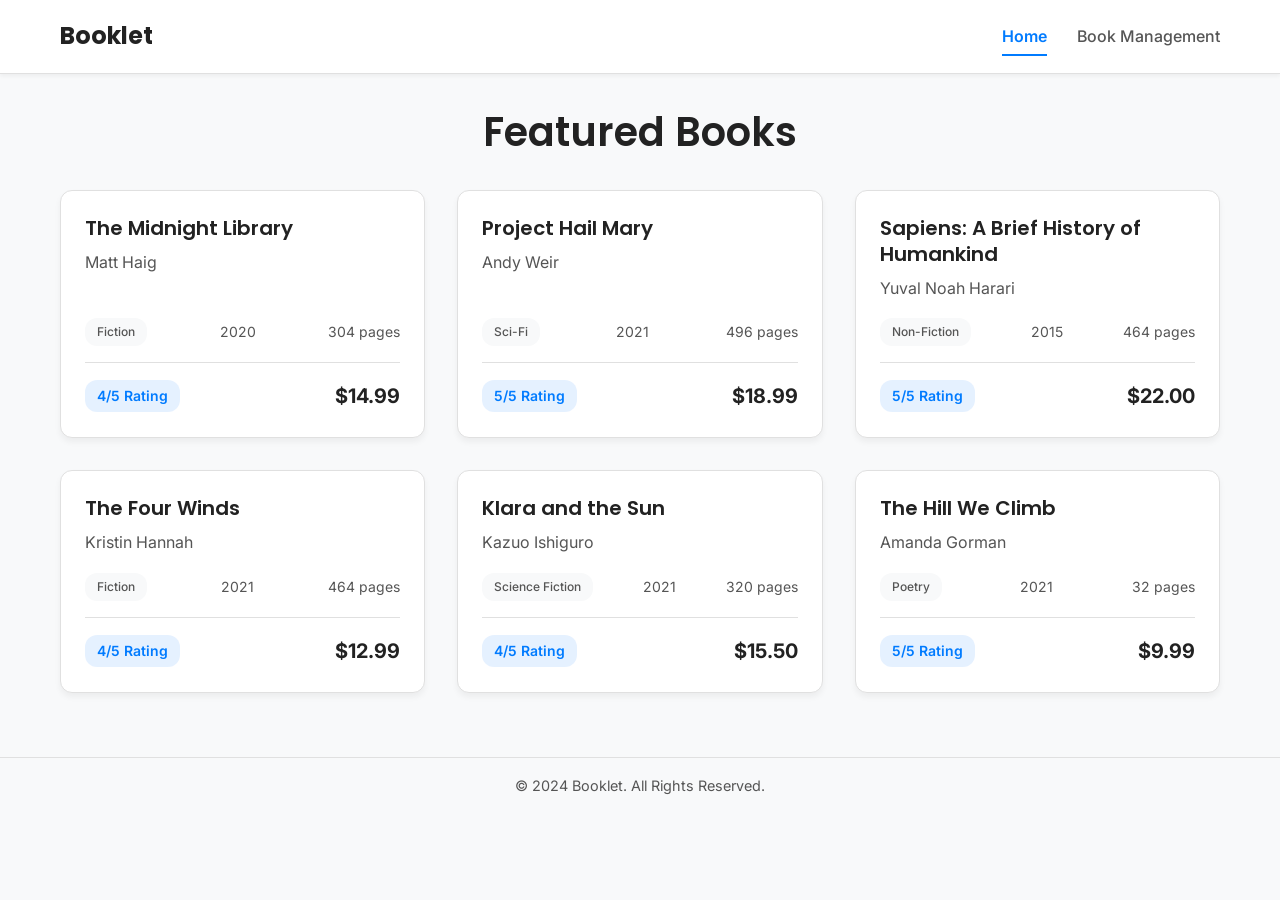
<file: index.html>
<!DOCTYPE html>
<html lang="en">
<head>
    <meta charset="UTF-8">
    <meta name="viewport" content="width=device-width, initial-scale=1.0">
    <title>Booklet - Home</title>

    <link rel="preconnect" href="https://fonts.googleapis.com">
    <link rel="preconnect" href="https://fonts.gstatic.com" crossorigin>
    <link href="https://fonts.googleapis.com/css2?family=Inter:wght@400;500;700&family=Poppins:wght@500;600;700&display=swap" rel="stylesheet">

    <link rel="stylesheet" href="css/global.css">
    <link rel="stylesheet" href="css/home.css">
</head>
<body>
    <header>
        <div class="container">
            <nav class="nav-bar">
                <a href="index.html" class="logo">Booklet</a>
                <ul class="nav-links">
                    <li><a href="index.html" class="active">Home</a></li>
                    <li><a href="management.html">Book Management</a></li>
                </ul>
                 <button class="mobile-nav-toggle" aria-label="Toggle navigation">
                    <span class="icon-bar"></span>
                    <span class="icon-bar"></span>
                    <span class="icon-bar"></span>
                </button>
            </nav>
        </div>
    </header>

    <main>
        <div class="container">
            <h1 class="home-title">Featured Books</h1>
            <section class="book-grid">
                <article class="book-card">
                    <a href="details.html" class="book-link-wrapper">
                        <h3 class="book-title">The Midnight Library</h3>
                    </a>
                    <p class="book-author">Matt Haig</p>
                    <div class="book-meta">
                        <span class="book-category">Fiction</span>
                        <span class="book-year">2020</span>
                        <span class="book-pages">304 pages</span>
                    </div>
                    <div class="book-footer">
                        <span class="book-rating">4/5 Rating</span>
                        <span class="book-price">$14.99</span>
                    </div>
                </article>

                <article class="book-card">
                    <a href="details.html" class="book-link-wrapper">
                        <h3 class="book-title">Project Hail Mary</h3>
                    </a>
                    <p class="book-author">Andy Weir</p>
                    <div class="book-meta">
                        <span class="book-category">Sci-Fi</span>
                        <span class="book-year">2021</span>
                        <span class="book-pages">496 pages</span>
                    </div>
                    <div class="book-footer">
                        <span class="book-rating">5/5 Rating</span>
                        <span class="book-price">$18.99</span>
                    </div>
                </article>

                <article class="book-card">
                    <a href="details.html" class="book-link-wrapper">
                        <h3 class="book-title">Sapiens: A Brief History of Humankind</h3>
                    </a>
                    <p class="book-author">Yuval Noah Harari</p>
                    <div class="book-meta">
                        <span class="book-category">Non-Fiction</span>
                        <span class="book-year">2015</span>
                        <span class="book-pages">464 pages</span>
                    </div>
                    <div class="book-footer">
                        <span class="book-rating">5/5 Rating</span>
                        <span class="book-price">$22.00</span>
                    </div>
                </article>

                <article class="book-card">
                    <a href="details.html" class="book-link-wrapper">
                        <h3 class="book-title">The Four Winds</h3>
                    </a>
                    <p class="book-author">Kristin Hannah</p>
                    <div class="book-meta">
                        <span class="book-category">Fiction</span>
                        <span class="book-year">2021</span>
                        <span class="book-pages">464 pages</span>
                    </div>
                    <div class="book-footer">
                        <span class="book-rating">4/5 Rating</span>
                        <span class="book-price">$12.99</span>
                    </div>
                </article>

                <article class="book-card">
                    <a href="details.html" class="book-link-wrapper">
                        <h3 class="book-title">Klara and the Sun</h3>
                    </a>
                    <p class="book-author">Kazuo Ishiguro</p>
                    <div class="book-meta">
                        <span class="book-category">Science Fiction</span>
                        <span class="book-year">2021</span>
                        <span class="book-pages">320 pages</span>
                    </div>
                    <div class="book-footer">
                        <span class="book-rating">4/5 Rating</span>
                        <span class="book-price">$15.50</span>
                    </div>
                </article>

                <article class="book-card">
                    <a href="details.html" class="book-link-wrapper">
                        <h3 class="book-title">The Hill We Climb</h3>
                    </a>
                    <p class="book-author">Amanda Gorman</p>
                    <div class="book-meta">
                        <span class="book-category">Poetry</span>
                        <span class="book-year">2021</span>
                        <span class="book-pages">32 pages</span>
                    </div>
                    <div class="book-footer">
                        <span class="book-rating">5/5 Rating</span>
                        <span class="book-price">$9.99</span>
                    </div>
                </article>
            </section>
        </div>
    </main>

    <footer>
        <div class="container">
            <p>&copy; 2024 Booklet. All Rights Reserved.</p>
        </div>
    </footer>

    <script src="js/main.js"></script>
</body>
</html>
</file>
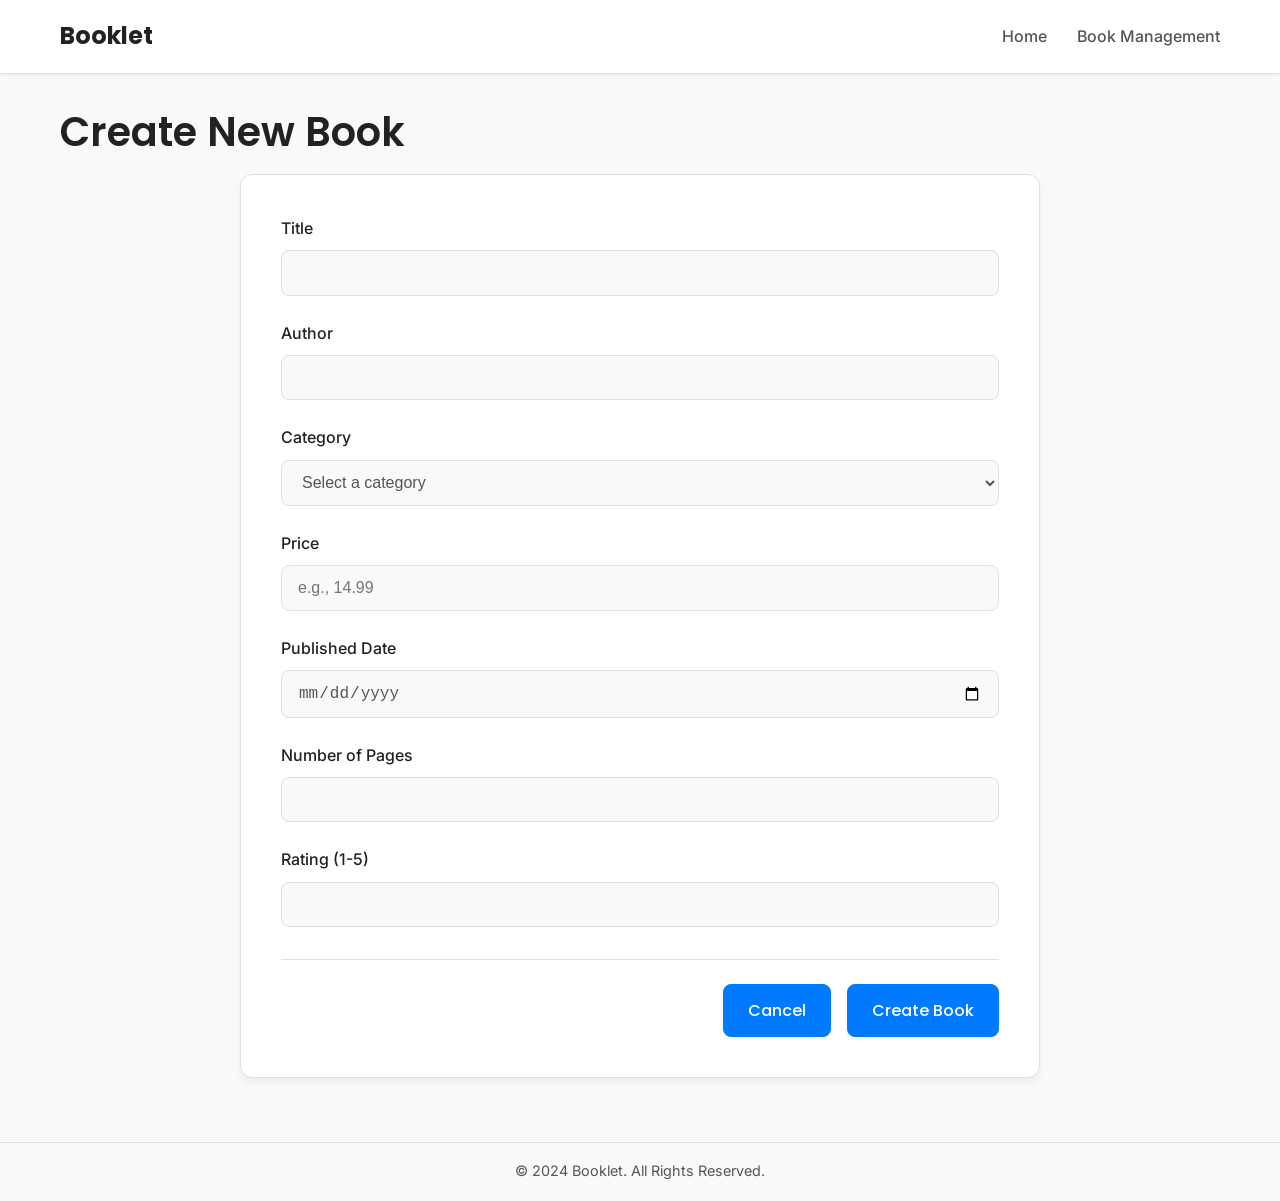
<file: create.html>
<!DOCTYPE html>
<html lang="en">
<head>
    <meta charset="UTF-8">
    <meta name="viewport" content="width=device-width, initial-scale=1.0">
    <title>Booklet - Create Book</title>

    <link rel="preconnect" href="https://fonts.googleapis.com">
    <link rel="preconnect" href="https://fonts.gstatic.com" crossorigin>
    <link href="https://fonts.googleapis.com/css2?family=Inter:wght@400;500;700&family=Poppins:wght@500;600;700&display=swap" rel="stylesheet">

    <link rel="stylesheet" href="css/global.css">
    <link rel="stylesheet" href="css/form.css">
</head>
<body>
    <header>
        <div class="container">
            <nav class="nav-bar">
                <a href="index.html" class="logo">Booklet</a>
                <ul class="nav-links">
                    <li><a href="index.html">Home</a></li>
                    <li><a href="management.html">Book Management</a></li>
                </ul>
                 <button class="mobile-nav-toggle" aria-label="Toggle navigation">
                    <span class="icon-bar"></span>
                    <span class="icon-bar"></span>
                    <span class="icon-bar"></span>
                </button>
            </nav>
        </div>
    </header>

    <main>
        <div class="container">
            <h1>Create New Book</h1>
            <form class="book-form">
                <div class="form-group">
                    <label for="title">Title</label>
                    <input type="text" id="title" name="title" required>
                </div>
                <div class="form-group">
                    <label for="author">Author</label>
                    <input type="text" id="author" name="author" required>
                </div>
                <div class="form-group">
                    <label for="category">Category</label>
                    <select id="category" name="category" required>
                        <option value="">Select a category</option>
                        <option value="Fiction">Fiction</option>
                        <option value="Non-Fiction">Non-Fiction</option>
                        <option value="Science Fiction">Science Fiction</option>
                        <option value="Biography">Biography</option>
                        <option value="Mystery">Mystery</option>
                        <option value="Other">Other</option>
                    </select>
                </div>
                <div class="form-group">
                    <label for="price">Price</label>
                    <input type="number" id="price" name="price" min="0.00" step="0.01" required placeholder="e.g., 14.99">
                </div>
                <div class="form-group">
                    <label for="publishedDate">Published Date</label>
                    <input type="date" id="publishedDate" name="publishedDate" required>
                </div>
                <div class="form-group">
                    <label for="pages">Number of Pages</label>
                    <input type="number" id="pages" name="pages" min="1" required>
                </div>
                <div class="form-group">
                    <label for="rating">Rating (1-5)</label>
                    <input type="number" id="rating" name="rating" min="1" max="5" required>
                </div>
                <div class="form-actions">
                    <a href="management.html" class="btn">Cancel</a>
                    <button type="submit" class="btn btn-primary">Create Book</button>
                </div>
            </form>
        </div>
    </main>

    <footer>
        <div class="container">
            <p>&copy; 2024 Booklet. All Rights Reserved.</p>
        </div>
    </footer>

    <script src="js/main.js"></script>
</body>
</html>
</file>
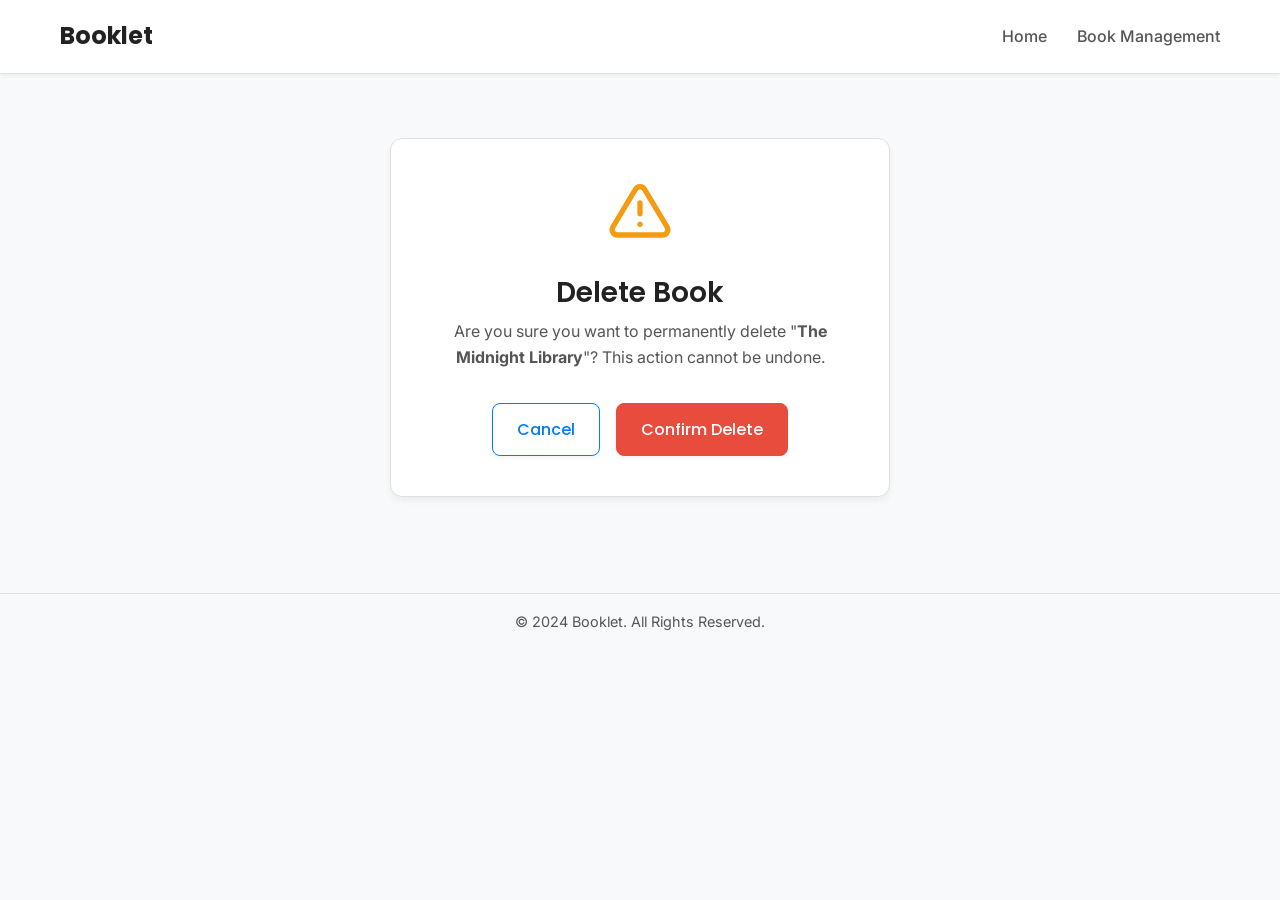
<file: delete.html>
<!DOCTYPE html>
<html lang="en">
<head>
    <meta charset="UTF-8">
    <meta name="viewport" content="width=device-width, initial-scale=1.0">
    <title>Booklet - Confirm Deletion</title>

    <link rel="preconnect" href="https://fonts.googleapis.com">
    <link rel="preconnect" href="https://fonts.gstatic.com" crossorigin>
    <link href="https://fonts.googleapis.com/css2?family=Inter:wght@400;500;700&family=Poppins:wght@500;600;700&display=swap" rel="stylesheet">

    <link rel="stylesheet" href="css/global.css">
    <link rel="stylesheet" href="css/delete.css">
</head>
<body>
    <header>
        <div class="container">
            <nav class="nav-bar">
                <a href="index.html" class="logo">Booklet</a>
                <ul class="nav-links">
                    <li><a href="index.html">Home</a></li>
                    <li><a href="management.html">Book Management</a></li>
                </ul>
                <button class="mobile-nav-toggle" aria-label="Toggle navigation">
                    <span class="icon-bar"></span>
                    <span class="icon-bar"></span>
                    <span class="icon-bar"></span>
                </button>
            </nav>
        </div>
    </header>

    <main>
        <div class="container">
            <div class="delete-container">
                <div class="delete-icon">
                    <svg xmlns="http://www.w3.org/2000/svg" width="64" height="64" viewBox="0 0 24 24" fill="none" stroke="currentColor" stroke-width="2" stroke-linecap="round" stroke-linejoin="round"><path d="M10.29 3.86L1.82 18a2 2 0 0 0 1.71 3h16.94a2 2 0 0 0 1.71-3L13.71 3.86a2 2 0 0 0-3.42 0z"></path><line x1="12" y1="9" x2="12" y2="13"></line><line x1="12" y1="17" x2="12.01" y2="17"></line></svg>
                </div>
                <h1 class="delete-title">Delete Book</h1>
                <p class="delete-text">Are you sure you want to permanently delete "<strong>The Midnight Library</strong>"? This action cannot be undone.</p>
                <div class="delete-actions">
                    <a href="management.html" class="btn btn-secondary">Cancel</a>
                    <a href="management.html" class="btn btn-danger">Confirm Delete</a>
                </div>
            </div>
        </div>
    </main>

    <footer>
        <div class="container">
            <p>&copy; 2024 Booklet. All Rights Reserved.</p>
        </div>
    </footer>

    <script src="js/main.js"></script>
</body>
</html>
</file>
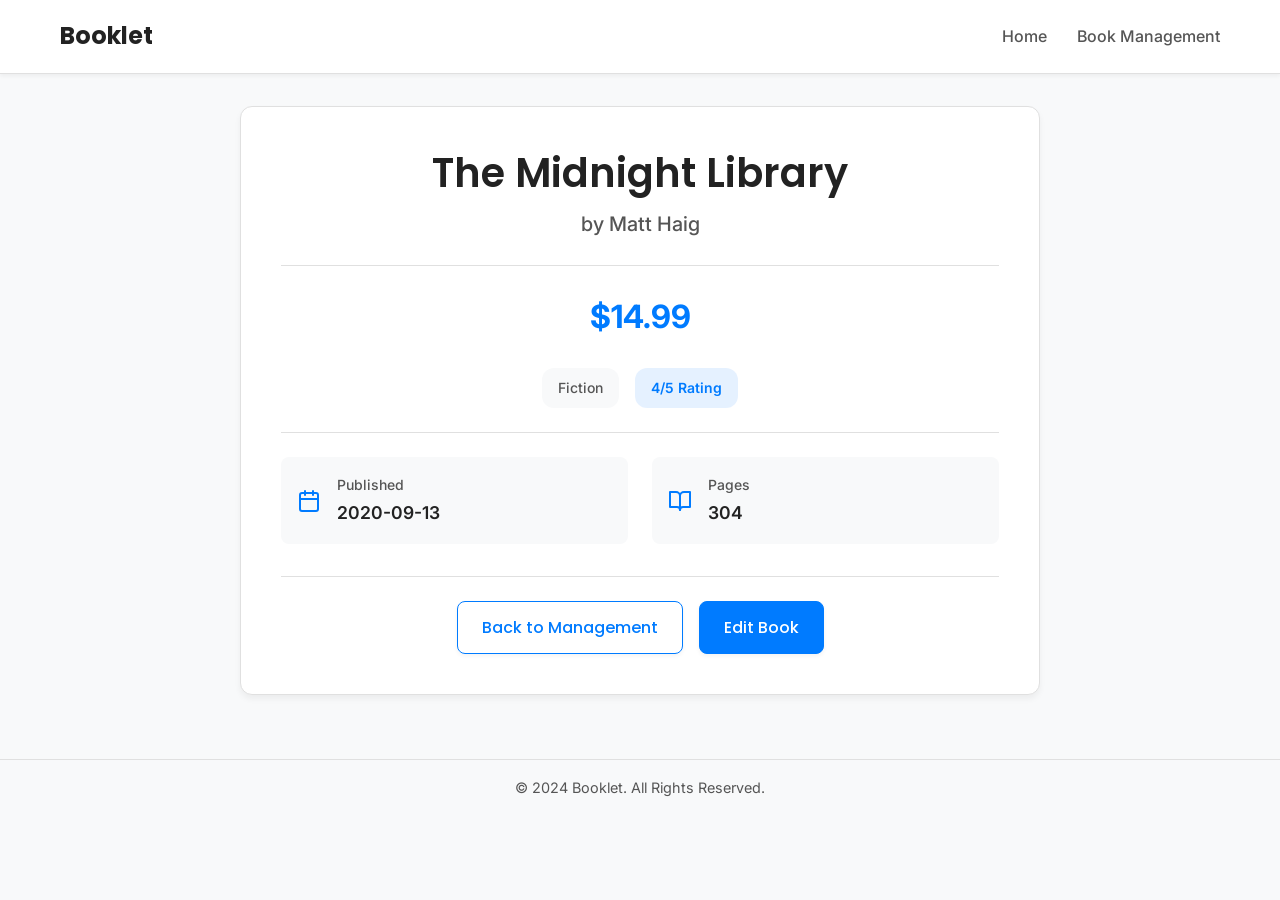
<file: details.html>
<!DOCTYPE html>
<html lang="en">
<head>
    <meta charset="UTF-8">
    <meta name="viewport" content="width=device-width, initial-scale=1.0">
    <title>Booklet - Book Details</title>

    <link rel="preconnect" href="https://fonts.googleapis.com">
    <link rel="preconnect" href="https://fonts.gstatic.com" crossorigin>
    <link href="https://fonts.googleapis.com/css2?family=Inter:wght@400;500;700&family=Poppins:wght@500;600;700&display=swap" rel="stylesheet">

    <link rel="stylesheet" href="css/global.css">
    <link rel="stylesheet" href="css/details.css">
</head>
<body>
    <header>
        <div class="container">
            <nav class="nav-bar">
                <a href="index.html" class="logo">Booklet</a>
                <ul class="nav-links">
                    <li><a href="index.html">Home</a></li>
                    <li><a href="management.html">Book Management</a></li>
                </ul>
                <button class="mobile-nav-toggle" aria-label="Toggle navigation">
                    <span class="icon-bar"></span>
                    <span class="icon-bar"></span>
                    <span class="icon-bar"></span>
                </button>
            </nav>
        </div>
    </header>

    <main>
        <div class="container">
            <div class="book-details-container">
                <div class="details-header">
                    <h1 class="book-title">The Midnight Library</h1>
                    <p class="book-author">by Matt Haig</p>
                </div>

                <p class="book-price">$14.99</p>

                <div class="book-meta">
                    <span class="book-category">Fiction</span>
                    <span class="book-rating">4/5 Rating</span>
                </div>

                <div class="book-stats">
                    <div class="stat">
                        <svg xmlns="http://www.w3.org/2000/svg" width="24" height="24" viewBox="0 0 24 24" fill="none" stroke="currentColor" stroke-width="2" stroke-linecap="round" stroke-linejoin="round"><rect x="3" y="4" width="18" height="18" rx="2" ry="2"></rect><line x1="16" y1="2" x2="16" y2="6"></line><line x1="8" y1="2" x2="8" y2="6"></line><line x1="3" y1="10" x2="21" y2="10"></line></svg>
                        <div class="stat-text">
                            <strong>Published</strong>
                            <span>2020-09-13</span>
                        </div>
                    </div>
                    <div class="stat">
                        <svg xmlns="http://www.w3.org/2000/svg" width="24" height="24" viewBox="0 0 24 24" fill="none" stroke="currentColor" stroke-width="2" stroke-linecap="round" stroke-linejoin="round"><path d="M2 3h6a4 4 0 0 1 4 4v14a3 3 0 0 0-3-3H2z"></path><path d="M22 3h-6a4 4 0 0 0-4 4v14a3 3 0 0 1 3-3h7z"></path></svg>
                        <div class="stat-text">
                            <strong>Pages</strong>
                            <span>304</span>
                        </div>
                    </div>
                </div>

                <div class="book-actions">
                    <a href="management.html" class="btn btn-secondary">Back to Management</a>
                    <a href="edit.html" class="btn">Edit Book</a>
                </div>
            </div>
        </div>
    </main>

    <footer>
        <div class="container">
            <p>&copy; 2024 Booklet. All Rights Reserved.</p>
        </div>
    </footer>

    <script src="js/main.js"></script>
</body>
</html>
</file>
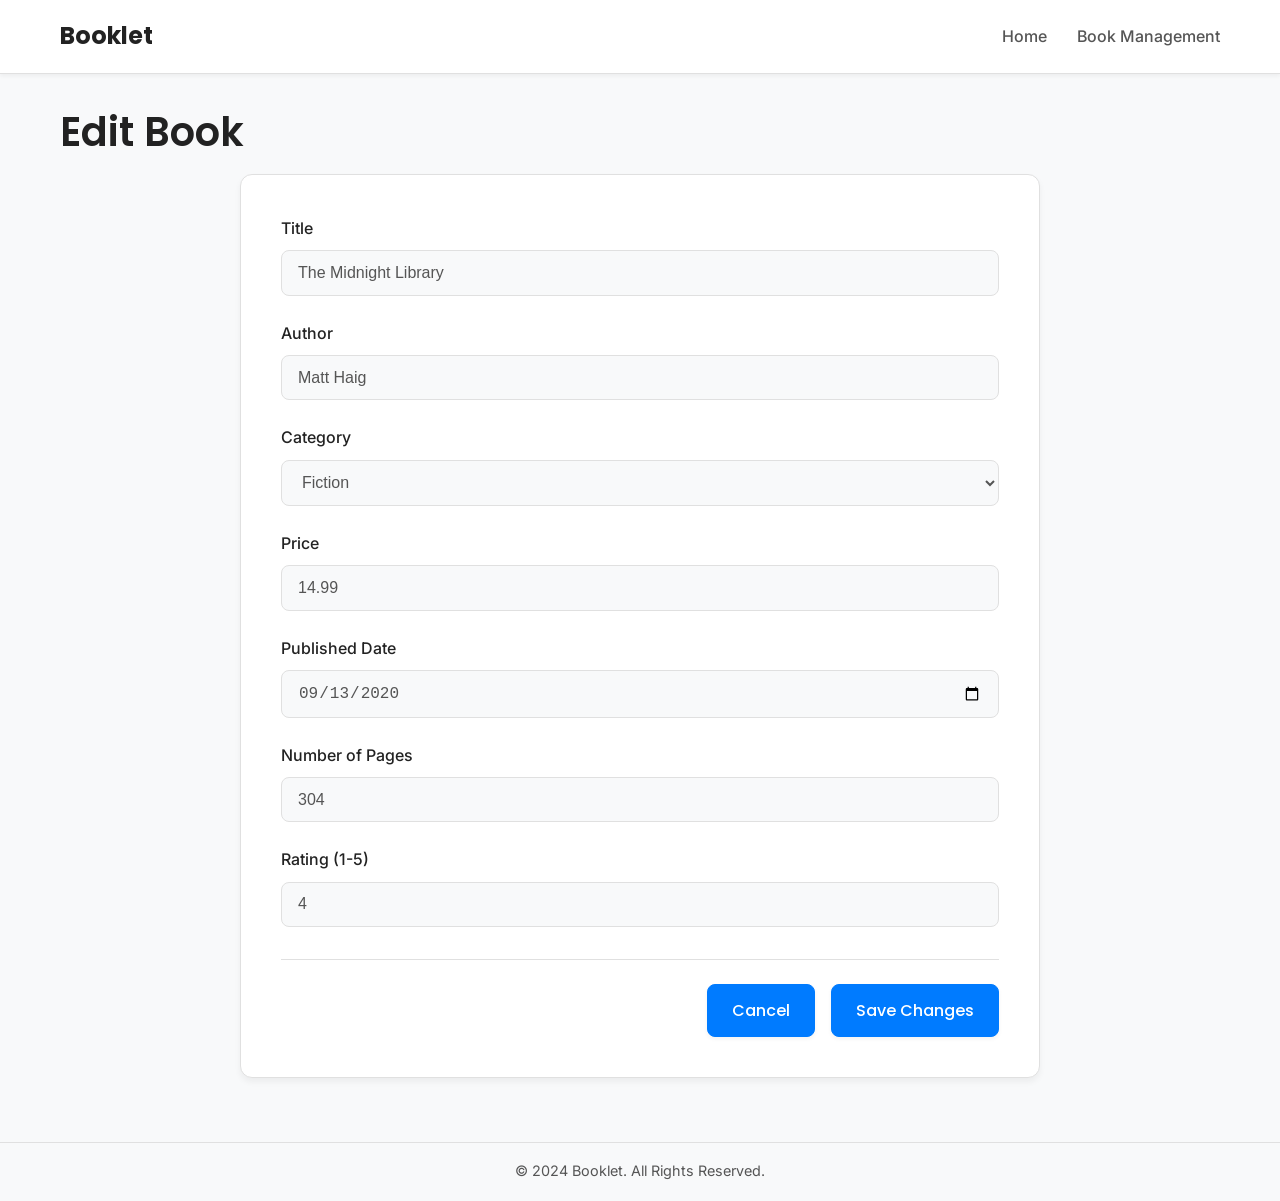
<file: edit.html>
<!DOCTYPE html>
<html lang="en">
<head>
    <meta charset="UTF-8">
    <meta name="viewport" content="width=device-width, initial-scale=1.0">
    <title>Booklet - Edit Book</title>

    <link rel="preconnect" href="https://fonts.googleapis.com">
    <link rel="preconnect" href="https://fonts.gstatic.com" crossorigin>
    <link href="https://fonts.googleapis.com/css2?family=Inter:wght@400;500;700&family=Poppins:wght@500;600;700&display=swap" rel="stylesheet">

    <link rel="stylesheet" href="css/global.css">
    <link rel="stylesheet" href="css/form.css">
</head>
<body>
    <header>
        <div class="container">
            <nav class="nav-bar">
                <a href="index.html" class="logo">Booklet</a>
                <ul class="nav-links">
                    <li><a href="index.html">Home</a></li>
                    <li><a href="management.html">Book Management</a></li>
                </ul>
                 <button class="mobile-nav-toggle" aria-label="Toggle navigation">
                    <span class="icon-bar"></span>
                    <span class="icon-bar"></span>
                    <span class="icon-bar"></span>
                </button>
            </nav>
        </div>
    </header>

    <main>
        <div class="container">
            <h1>Edit Book</h1>
            <form class="book-form">
                <div class="form-group">
                    <label for="title">Title</label>
                    <input type="text" id="title" name="title" value="The Midnight Library" required>
                </div>
                <div class="form-group">
                    <label for="author">Author</label>
                    <input type="text" id="author" name="author" value="Matt Haig" required>
                </div>
                <div class="form-group">
                    <label for="category">Category</label>
                    <select id="category" name="category" required>
                        <option value="Fiction" selected>Fiction</option>
                        <option value="Non-Fiction">Non-Fiction</option>
                        <option value="Science Fiction">Science Fiction</option>
                        <option value="Biography">Biography</option>
                        <option value="Mystery">Mystery</option>
                        <option value="Other">Other</option>
                    </select>
                </div>
                <div class="form-group">
                    <label for="price">Price</label>
                    <input type="number" id="price" name="price" min="0.00" step="0.01" value="14.99" required>
                </div>
                <div class="form-group">
                    <label for="publishedDate">Published Date</label>
                    <input type="date" id="publishedDate" name="publishedDate" value="2020-09-13" required>
                </div>
                <div class="form-group">
                    <label for="pages">Number of Pages</label>
                    <input type="number" id="pages" name="pages" min="1" value="304" required>
                </div>
                <div class="form-group">
                    <label for="rating">Rating (1-5)</label>
                    <input type="number" id="rating" name="rating" min="1" max="5" value="4" required>
                </div>
                <div class="form-actions">
                    <a href="management.html" class="btn">Cancel</a>
                    <button type="submit" class="btn btn-primary">Save Changes</button>
                </div>
            </form>
        </div>
    </main>

    <footer>
        <div class="container">
            <p>&copy; 2024 Booklet. All Rights Reserved.</p>
        </div>
    </footer>

    <script src="js/main.js"></script>
</body>
</html>
</file>
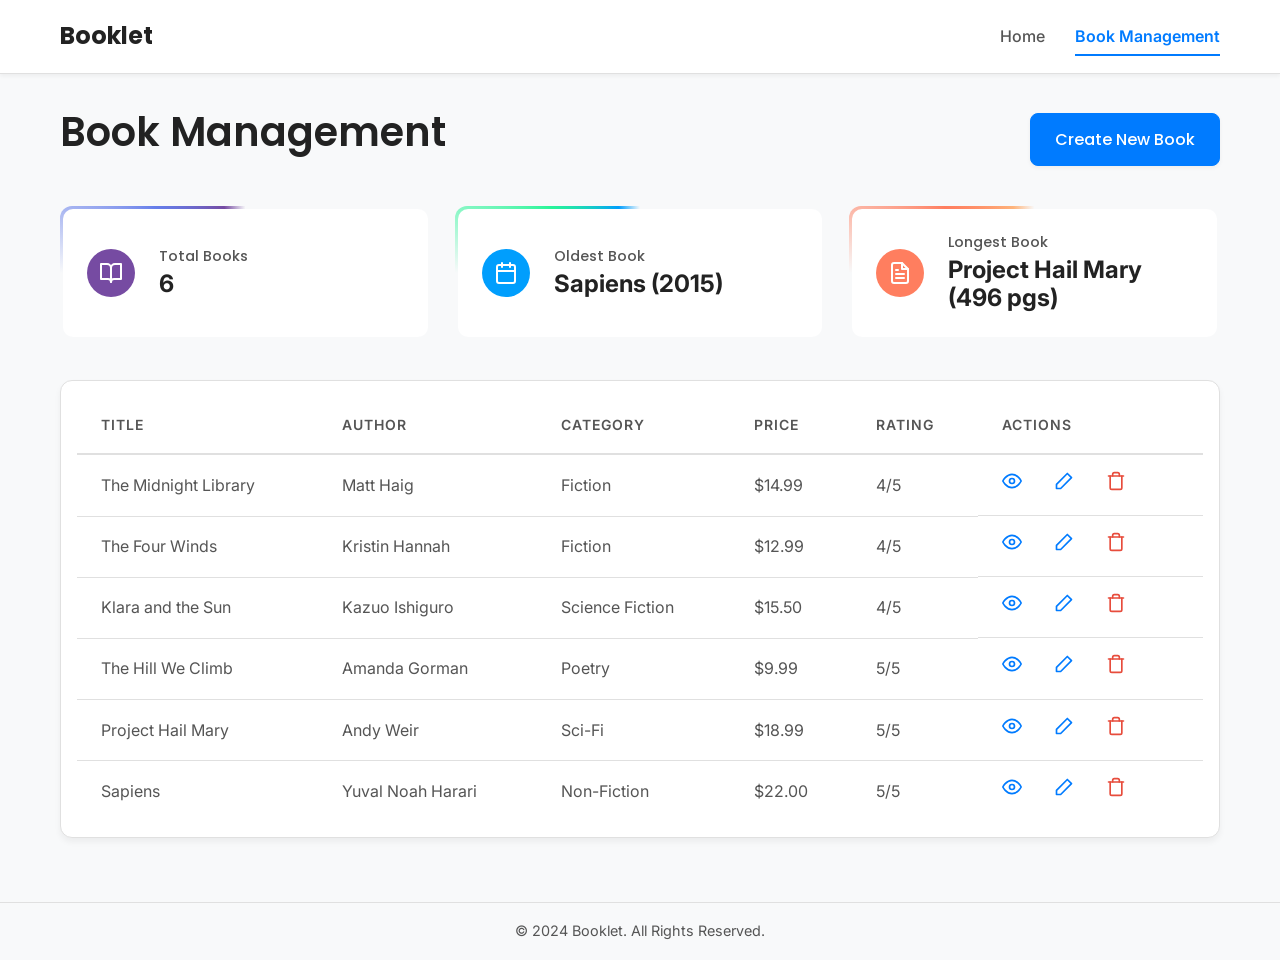
<file: management.html>
<!DOCTYPE html>
<html lang="en">
<head>
    <meta charset="UTF-8">
    <meta name="viewport" content="width=device-width, initial-scale=1.0">
    <title>Booklet - Book Management</title>

    <link rel="preconnect" href="https://fonts.googleapis.com">
    <link rel="preconnect" href="https://fonts.gstatic.com" crossorigin>
    <link href="https://fonts.googleapis.com/css2?family=Inter:wght@400;500;700&family=Poppins:wght@500;600;700&display=swap" rel="stylesheet">

    <link rel="stylesheet" href="css/global.css">
    <link rel="stylesheet" href="css/management.css">
</head>
<body>
    <header>
        <div class="container">
            <nav class="nav-bar">
                <a href="index.html" class="logo">Booklet</a>
                <ul class="nav-links">
                    <li><a href="index.html">Home</a></li>
                    <li><a href="management.html" class="active">Book Management</a></li>
                </ul>
                 <button class="mobile-nav-toggle" aria-label="Toggle navigation">
                    <span class="icon-bar"></span>
                    <span class="icon-bar"></span>
                    <span class="icon-bar"></span>
                </button>
            </nav>
        </div>
    </header>

    <main>
        <div class="container">
            <div class="management-header">
                <h1>Book Management</h1>
                <a href="create.html" class="btn btn-primary">Create New Book</a>
            </div>

            <section class="stats">
                <div class="stat-card stat-card-1">
                    <div class="stat-card-inner">
                        <div class="stat-icon">
                            <svg xmlns="http://www.w3.org/2000/svg" width="24" height="24" viewBox="0 0 24 24" fill="none" stroke="currentColor" stroke-width="2" stroke-linecap="round" stroke-linejoin="round"><path d="M2 3h6a4 4 0 0 1 4 4v14a3 3 0 0 0-3-3H2z"></path><path d="M22 3h-6a4 4 0 0 0-4 4v14a3 3 0 0 1 3-3h7z"></path></svg>
                        </div>
                        <div class="stat-info">
                            <h3>Total Books</h3>
                            <p>6</p>
                        </div>
                    </div>
                </div>
                <div class="stat-card stat-card-2">
                    <div class="stat-card-inner">
                        <div class="stat-icon">
                            <svg xmlns="http://www.w3.org/2000/svg" width="24" height="24" viewBox="0 0 24 24" fill="none" stroke="currentColor" stroke-width="2" stroke-linecap="round" stroke-linejoin="round"><rect x="3" y="4" width="18" height="18" rx="2" ry="2"></rect><line x1="16" y1="2" x2="16" y2="6"></line><line x1="8" y1="2" x2="8" y2="6"></line><line x1="3" y1="10" x2="21" y2="10"></line></svg>
                        </div>
                        <div class="stat-info">
                            <h3>Oldest Book</h3>
                            <p>Sapiens (2015)</p>
                        </div>
                    </div>
                </div>
                <div class="stat-card stat-card-3">
                    <div class="stat-card-inner">
                        <div class="stat-icon">
                            <svg xmlns="http://www.w3.org/2000/svg" width="24" height="24" viewBox="0 0 24 24" fill="none" stroke="currentColor" stroke-width="2" stroke-linecap="round" stroke-linejoin="round"><path d="M14 2H6a2 2 0 0 0-2 2v16a2 2 0 0 0 2 2h12a2 2 0 0 0 2-2V8z"></path><polyline points="14 2 14 8 20 8"></polyline><line x1="16" y1="13" x2="8" y2="13"></line><line x1="16" y1="17" x2="8" y2="17"></line><polyline points="10 9 9 9 8 9"></polyline></svg>
                        </div>
                        <div class="stat-info">
                            <h3>Longest Book</h3>
                            <p>Project Hail Mary (496 pgs)</p>
                        </div>
                    </div>
                </div>
            </section>

            <section class="book-list">
                <table class="book-table">
                    <thead>
                        <tr>
                            <th>Title</th>
                            <th>Author</th>
                            <th>Category</th>
                            <th>Price</th>
                            <th>Rating</th>
                            <th>Actions</th>
                        </tr>
                    </thead>
                    <tbody>
                        <tr>
                            <td data-label="Title">The Midnight Library</td>
                            <td data-label="Author">Matt Haig</td>
                            <td data-label="Category">Fiction</td>
                            <td data-label="Price">$14.99</td>
                            <td data-label="Rating">4/5</td>
                            <td data-label="Actions" class="actions-cell">
                                <a href="details.html" class="btn-action" title="Details">
                                    <svg xmlns="http://www.w3.org/2000/svg" width="20" height="20" viewBox="0 0 24 24" fill="none" stroke="currentColor" stroke-width="2" stroke-linecap="round" stroke-linejoin="round"><path d="M1 12s4-8 11-8 11 8 11 8-4 8-11 8-11-8-11-8z"></path><circle cx="12" cy="12" r="3"></circle></svg>
                                </a>
                                <a href="edit.html" class="btn-action" title="Edit">
                                    <svg xmlns="http://www.w3.org/2000/svg" width="20" height="20" viewBox="0 0 24 24" fill="none" stroke="currentColor" stroke-width="2" stroke-linecap="round" stroke-linejoin="round"><polygon points="16 3 21 8 8 21 3 21 3 16 16 3"></polygon></svg>
                                </a>
                                <a href="delete.html" class="btn-action btn-delete" title="Delete">
                                    <svg xmlns="http://www.w3.org/2000/svg" width="20" height="20" viewBox="0 0 24 24" fill="none" stroke="currentColor" stroke-width="2" stroke-linecap="round" stroke-linejoin="round"><polyline points="3 6 5 6 21 6"></polyline><path d="M19 6v14a2 2 0 0 1-2 2H7a2 2 0 0 1-2-2V6m3 0V4a2 2 0 0 1 2-2h4a2 2 0 0 1 2 2v2"></path></svg>
                                </a>
                            </td>
                        </tr>
                        <tr>
                            <td data-label="Title">The Four Winds</td>
                            <td data-label="Author">Kristin Hannah</td>
                            <td data-label="Category">Fiction</td>
                            <td data-label="Price">$12.99</td>
                            <td data-label="Rating">4/5</td>
                            <td data-label="Actions" class="actions-cell">
                                <a href="details.html" class="btn-action" title="Details">
                                    <svg xmlns="http://www.w3.org/2000/svg" width="20" height="20" viewBox="0 0 24 24" fill="none" stroke="currentColor" stroke-width="2" stroke-linecap="round" stroke-linejoin="round"><path d="M1 12s4-8 11-8 11 8 11 8-4 8-11 8-11-8-11-8z"></path><circle cx="12" cy="12" r="3"></circle></svg>
                                </a>
                                <a href="edit.html" class="btn-action" title="Edit">
                                    <svg xmlns="http://www.w3.org/2000/svg" width="20" height="20" viewBox="0 0 24 24" fill="none" stroke="currentColor" stroke-width="2" stroke-linecap="round" stroke-linejoin="round"><polygon points="16 3 21 8 8 21 3 21 3 16 16 3"></polygon></svg>
                                </a>
                                <a href="delete.html" class="btn-action btn-delete" title="Delete">
                                    <svg xmlns="http://www.w3.org/2000/svg" width="20" height="20" viewBox="0 0 24 24" fill="none" stroke="currentColor" stroke-width="2" stroke-linecap="round" stroke-linejoin="round"><polyline points="3 6 5 6 21 6"></polyline><path d="M19 6v14a2 2 0 0 1-2 2H7a2 2 0 0 1-2-2V6m3 0V4a2 2 0 0 1 2-2h4a2 2 0 0 1 2 2v2"></path></svg>
                                </a>
                            </td>
                        </tr>
                        <tr>
                            <td data-label="Title">Klara and the Sun</td>
                            <td data-label="Author">Kazuo Ishiguro</td>
                            <td data-label="Category">Science Fiction</td>
                            <td data-label="Price">$15.50</td>
                            <td data-label="Rating">4/5</td>
                            <td data-label="Actions" class="actions-cell">
                                <a href="details.html" class="btn-action" title="Details">
                                    <svg xmlns="http://www.w3.org/2000/svg" width="20" height="20" viewBox="0 0 24 24" fill="none" stroke="currentColor" stroke-width="2" stroke-linecap="round" stroke-linejoin="round"><path d="M1 12s4-8 11-8 11 8 11 8-4 8-11 8-11-8-11-8z"></path><circle cx="12" cy="12" r="3"></circle></svg>
                                </a>
                                <a href="edit.html" class="btn-action" title="Edit">
                                    <svg xmlns="http://www.w3.org/2000/svg" width="20" height="20" viewBox="0 0 24 24" fill="none" stroke="currentColor" stroke-width="2" stroke-linecap="round" stroke-linejoin="round"><polygon points="16 3 21 8 8 21 3 21 3 16 16 3"></polygon></svg>
                                </a>
                                <a href="delete.html" class="btn-action btn-delete" title="Delete">
                                    <svg xmlns="http://www.w3.org/2000/svg" width="20" height="20" viewBox="0 0 24 24" fill="none" stroke="currentColor" stroke-width="2" stroke-linecap="round" stroke-linejoin="round"><polyline points="3 6 5 6 21 6"></polyline><path d="M19 6v14a2 2 0 0 1-2 2H7a2 2 0 0 1-2-2V6m3 0V4a2 2 0 0 1 2-2h4a2 2 0 0 1 2 2v2"></path></svg>
                                </a>
                            </td>
                        </tr>
                        <tr>
                            <td data-label="Title">The Hill We Climb</td>
                            <td data-label="Author">Amanda Gorman</td>
                            <td data-label="Category">Poetry</td>
                            <td data-label="Price">$9.99</td>
                            <td data-label="Rating">5/5</td>
                            <td data-label="Actions" class="actions-cell">
                                <a href="details.html" class="btn-action" title="Details">
                                    <svg xmlns="http://www.w3.org/2000/svg" width="20" height="20" viewBox="0 0 24 24" fill="none" stroke="currentColor" stroke-width="2" stroke-linecap="round" stroke-linejoin="round"><path d="M1 12s4-8 11-8 11 8 11 8-4 8-11 8-11-8-11-8z"></path><circle cx="12" cy="12" r="3"></circle></svg>
                                </a>
                                <a href="edit.html" class="btn-action" title="Edit">
                                    <svg xmlns="http://www.w3.org/2000/svg" width="20" height="20" viewBox="0 0 24 24" fill="none" stroke="currentColor" stroke-width="2" stroke-linecap="round" stroke-linejoin="round"><polygon points="16 3 21 8 8 21 3 21 3 16 16 3"></polygon></svg>
                                </a>
                                <a href="delete.html" class="btn-action btn-delete" title="Delete">
                                    <svg xmlns="http://www.w3.org/2000/svg" width="20" height="20" viewBox="0 0 24 24" fill="none" stroke="currentColor" stroke-width="2" stroke-linecap="round" stroke-linejoin="round"><polyline points="3 6 5 6 21 6"></polyline><path d="M19 6v14a2 2 0 0 1-2 2H7a2 2 0 0 1-2-2V6m3 0V4a2 2 0 0 1 2-2h4a2 2 0 0 1 2 2v2"></path></svg>
                                </a>
                            </td>
                        </tr>
                         <tr>
                            <td data-label="Title">Project Hail Mary</td>
                            <td data-label="Author">Andy Weir</td>
                            <td data-label="Category">Sci-Fi</td>
                            <td data-label="Price">$18.99</td>
                            <td data-label="Rating">5/5</td>
                            <td data-label="Actions" class="actions-cell">
                                <a href="details.html" class="btn-action" title="Details">
                                    <svg xmlns="http://www.w3.org/2000/svg" width="20" height="20" viewBox="0 0 24 24" fill="none" stroke="currentColor" stroke-width="2" stroke-linecap="round" stroke-linejoin="round"><path d="M1 12s4-8 11-8 11 8 11 8-4 8-11 8-11-8-11-8z"></path><circle cx="12" cy="12" r="3"></circle></svg>
                                </a>
                                <a href="edit.html" class="btn-action" title="Edit">
                                    <svg xmlns="http://www.w3.org/2000/svg" width="20" height="20" viewBox="0 0 24 24" fill="none" stroke="currentColor" stroke-width="2" stroke-linecap="round" stroke-linejoin="round"><polygon points="16 3 21 8 8 21 3 21 3 16 16 3"></polygon></svg>
                                </a>
                                <a href="delete.html" class="btn-action btn-delete" title="Delete">
                                    <svg xmlns="http://www.w3.org/2000/svg" width="20" height="20" viewBox="0 0 24 24" fill="none" stroke="currentColor" stroke-width="2" stroke-linecap="round" stroke-linejoin="round"><polyline points="3 6 5 6 21 6"></polyline><path d="M19 6v14a2 2 0 0 1-2 2H7a2 2 0 0 1-2-2V6m3 0V4a2 2 0 0 1 2-2h4a2 2 0 0 1 2 2v2"></path></svg>
                                </a>
                            </td>
                        </tr>
                        <tr>
                            <td data-label="Title">Sapiens</td>
                            <td data-label="Author">Yuval Noah Harari</td>
                            <td data-label="Category">Non-Fiction</td>
                            <td data-label="Price">$22.00</td>
                            <td data-label="Rating">5/5</td>
                            <td data-label="Actions" class="actions-cell">
                                <a href="details.html" class="btn-action" title="Details">
                                    <svg xmlns="http://www.w3.org/2000/svg" width="20" height="20" viewBox="0 0 24 24" fill="none" stroke="currentColor" stroke-width="2" stroke-linecap="round" stroke-linejoin="round"><path d="M1 12s4-8 11-8 11 8 11 8-4 8-11 8-11-8-11-8z"></path><circle cx="12" cy="12" r="3"></circle></svg>
                                </a>
                                <a href="edit.html" class="btn-action" title="Edit">
                                    <svg xmlns="http://www.w3.org/2000/svg" width="20" height="20" viewBox="0 0 24 24" fill="none" stroke="currentColor" stroke-width="2" stroke-linecap="round" stroke-linejoin="round"><polygon points="16 3 21 8 8 21 3 21 3 16 16 3"></polygon></svg>
                                </a>
                                <a href="delete.html" class="btn-action btn-delete" title="Delete">
                                    <svg xmlns="http://www.w3.org/2000/svg" width="20" height="20" viewBox="0 0 24 24" fill="none" stroke="currentColor" stroke-width="2" stroke-linecap="round" stroke-linejoin="round"><polyline points="3 6 5 6 21 6"></polyline><path d="M19 6v14a2 2 0 0 1-2 2H7a2 2 0 0 1-2-2V6m3 0V4a2 2 0 0 1 2-2h4a2 2 0 0 1 2 2v2"></path></svg>
                                </a>
                            </td>
                        </tr>
                    </tbody>
                </table>
            </section>
        </div>
    </main>

    <footer>
        <div class="container">
            <p>&copy; 2024 Booklet. All Rights Reserved.</p>
        </div>
    </footer>

    <script src="js/main.js"></script>
</body>
</html>
</file>
<file: css/global.css>
:root {
    --primary-color: #FFFFFF;
    --secondary-color: #F8F9FA;
    --accent-color: #007BFF;
    --hover-color: #0056b3;
    --text-color: #555;
    --heading-color: #222;
    --card-bg: #FFFFFF;
    --border-color: #E0E0E0;
    --shadow-color: rgba(0, 0, 0, 0.05);

    --font-primary: 'Poppins', sans-serif;
    --font-secondary: 'Inter', sans-serif;
}

*,
*::before,
*::after {
    box-sizing: border-box;
    margin: 0;
    padding: 0;
}

body {
    font-family: var(--font-secondary);
    background-color: var(--secondary-color);
    color: var(--text-color);
    line-height: 1.7;
    font-size: 16px;
}

.container {
    max-width: 1200px;
    margin: 0 auto;
    padding: 0 20px;
}

header {
    background-color: var(--primary-color);
    padding: 1rem 0;
    border-bottom: 1px solid var(--border-color);
    position: sticky;
    top: 0;
    z-index: 10;
    box-shadow: 0 2px 4px var(--shadow-color);
}

.nav-bar {
    display: flex;
    justify-content: space-between;
    align-items: center;
}

.logo {
    font-family: var(--font-primary);
    font-size: 1.5rem;
    font-weight: 700;
    color: var(--heading-color);
    text-decoration: none;
}

.nav-links {
    list-style: none;
    display: flex;
    align-items: center;
}

.nav-links li {
    margin-left: 30px;
}

.nav-links a {
    text-decoration: none;
    color: var(--text-color);
    padding: 10px 0;
    position: relative;
    transition: color 0.3s ease;
    font-weight: 500;
}

.nav-links a::before {
    content: '';
    position: absolute;
    width: 100%;
    height: 2px;
    bottom: 0;
    left: 0;
    background-color: var(--accent-color);
    transform: scaleX(0);
    transform-origin: bottom right;
    transition: transform 0.3s ease-out;
}

.nav-links a:hover {
    color: var(--heading-color);
}

.nav-links a:hover::before {
    transform: scaleX(1);
    transform-origin: bottom left;
}

.nav-links a.active {
    color: var(--accent-color);
    font-weight: 600;
}

.nav-links a.active::before {
    transform: scaleX(1);
    transform-origin: bottom left;
}


main {
    padding: 2rem 0;
}

h1, h2, h3, h4, h5, h6 {
    font-family: var(--font-primary);
    color: var(--heading-color);
    margin-bottom: 1rem;
    line-height: 1.3;
    font-weight: 600;
}

h1 { font-size: 2.5rem; }
h2 { font-size: 2rem; }
h3 { font-size: 1.5rem; }

a {
    color: var(--accent-color);
    text-decoration: none;
}
a:hover {
    text-decoration: underline;
}

.btn {
    font-family: var(--font-primary);
    font-weight: 500;
    display: inline-block;
    background-color: var(--accent-color);
    color: #fff;
    border: 1px solid var(--accent-color);
    padding: 0.75rem 1.5rem;
    border-radius: 8px;
    text-decoration: none;
    font-size: 1rem;
    cursor: pointer;
    transition: all 0.2s ease-in-out;
    box-shadow: 0 2px 4px var(--shadow-color);
}

.btn:hover {
    background-color: var(--hover-color);
    border-color: var(--hover-color);
    transform: translateY(-2px);
    box-shadow: 0 4px 8px rgba(0, 0, 0, 0.1);
    text-decoration: none;
}

.btn-secondary {
    background-color: transparent;
    color: var(--accent-color);
    border: 1px solid var(--accent-color);
}

.btn-secondary:hover {
    background-color: var(--accent-color);
    color: #fff;
}


footer {
    text-align: center;
    padding: 1rem 0;
    margin-top: 2rem;
    border-top: 1px solid var(--border-color);
    font-size: 0.9rem;
}

/* Mobile Nav */
.mobile-nav-toggle {
    display: none;
    background: none;
    border: none;
    cursor: pointer;
}

.mobile-nav-toggle .icon-bar {
    display: block;
    width: 25px;
    height: 3px;
    background-color: var(--heading-color);
    margin: 5px 0;
    transition: all 0.3s;
}

@media (max-width: 768px) {
    .nav-links {
        display: flex;
        flex-direction: column;
        width: 100%;
        position: absolute;
        top: 70px; /* Adjust based on header height */
        left: 0;
        background-color: var(--primary-color);
        border-top: 1px solid var(--border-color);

        /* Animation properties */
        opacity: 0;
        visibility: hidden;
        transform: translateY(-10px);
        transition: opacity 0.3s ease, transform 0.3s ease, visibility 0.3s;
    }

    .nav-links.active {
        opacity: 1;
        visibility: visible;
        transform: translateY(0);
    }

    .nav-links a.active::before {
        display: none; /* Hide fancy underline on mobile nav */
    }

    .nav-links li {
        margin: 0;
        text-align: center;
    }

    .nav-links a {
        display: block;
        padding: 1rem;
    }

    .mobile-nav-toggle {
        display: block;
    }
}
</file>
<file: css/home.css>
.home-title {
    text-align: center;
    margin-bottom: 2rem;
}

.book-grid {
    display: grid;
    grid-template-columns: repeat(auto-fill, minmax(280px, 1fr));
    gap: 2rem;
}

.book-card {
    background-color: var(--card-bg);
    border-radius: 12px;
    padding: 1.5rem;
    border: 1px solid var(--border-color);
    transition: transform 0.3s ease, box-shadow 0.3s ease;
    display: flex;
    flex-direction: column;
    box-shadow: 0 4px 6px var(--shadow-color);
}

.book-card:hover {
    transform: translateY(-5px);
    box-shadow: 0 12px 20px rgba(0,0,0,0.08);
}

a.book-link-wrapper {
    text-decoration: none;
    color: inherit;
}

a.book-link-wrapper:hover .book-title {
    color: var(--accent-color);
}

.book-title {
    font-size: 1.25rem;
    color: var(--heading-color);
    margin-bottom: 0.5rem;
    transition: color 0.2s ease;
}

.book-author {
    font-size: 1rem;
    color: var(--text-color);
    margin-bottom: 1rem;
    flex-grow: 1; /* Pushes meta and rating to the bottom */
}

.book-meta {
    display: flex;
    justify-content: space-between;
    align-items: center;
    font-size: 0.875rem;
    color: var(--text-color);
    margin-bottom: 1rem;
}

.book-category {
    background-color: var(--secondary-color);
    color: var(--text-color);
    padding: 0.25rem 0.75rem;
    border-radius: 12px;
    font-weight: 500;
    font-size: 0.75rem;
}

.book-footer {
    display: flex;
    justify-content: space-between;
    align-items: center;
    border-top: 1px solid var(--border-color);
    padding-top: 1rem;
    margin-top: auto;
}

.book-rating {
    font-size: 0.875rem;
    color: var(--accent-color);
    font-weight: 600;
    background-color: rgba(0, 123, 255, 0.1);
    padding: 0.25rem 0.75rem;
    border-radius: 12px;
}

.book-price {
    font-size: 1.25rem;
    font-weight: bold;
    color: var(--heading-color);
}
</file>
<file: css/form.css>
.book-form {
    max-width: 800px;
    margin: 0 auto;
    background-color: var(--card-bg);
    padding: 2.5rem;
    border-radius: 12px;
    border: 1px solid var(--border-color);
    box-shadow: 0 4px 6px var(--shadow-color);
}

.form-group {
    margin-bottom: 1.5rem;
}

.form-group label {
    display: block;
    margin-bottom: 0.5rem;
    font-weight: 500;
    color: var(--heading-color);
}

.form-group input,
.form-group select {
    width: 100%;
    padding: 0.8rem 1rem;
    border-radius: 8px;
    border: 1px solid var(--border-color);
    background-color: var(--secondary-color);
    color: var(--text-color);
    font-size: 1rem;
    transition: border-color 0.2s ease, box-shadow 0.2s ease;
}

.form-group input:focus,
.form-group select:focus {
    outline: none;
    border-color: var(--accent-color);
    box-shadow: 0 0 0 3px rgba(0, 123, 255, 0.25);
}

.form-actions {
    display: flex;
    justify-content: flex-end;
    gap: 1rem;
    margin-top: 2rem;
    padding-top: 1.5rem;
    border-top: 1px solid var(--border-color);
}
</file>
<file: css/delete.css>
@keyframes float {
  0% {
    transform: translateY(0px);
  }
  50% {
    transform: translateY(-10px);
  }
  100% {
    transform: translateY(0px);
  }
}

.delete-container {
    max-width: 500px;
    margin: 2rem auto;
    padding: 2.5rem;
    background-color: var(--card-bg);
    border-radius: 12px;
    text-align: center;
    border: 1px solid var(--border-color);
    box-shadow: 0 4px 6px var(--shadow-color);
}

.delete-icon {
    margin-bottom: 1.5rem;
}

.delete-icon svg {
    color: #f39c12; /* Warning yellow/orange */
    animation: float 3s ease-in-out infinite;
}

.delete-title {
    font-size: 1.75rem;
    margin-bottom: 0.5rem;
}

.delete-text {
    font-size: 1rem;
    color: var(--text-color);
    line-height: 1.6;
    margin-bottom: 2rem;
}

.delete-actions {
    display: flex;
    justify-content: center;
    gap: 1rem;
}

.btn-danger {
    background-color: #e74c3c;
    border-color: #e74c3c;
}

.btn-danger:hover {
    background-color: #c0392b;
    border-color: #c0392b;
}
</file>
<file: css/details.css>
.book-details-container {
    max-width: 800px;
    margin: 0 auto;
    background-color: var(--card-bg);
    padding: 2.5rem;
    border-radius: 12px;
    border: 1px solid var(--border-color);
    box-shadow: 0 4px 6px var(--shadow-color);
}

.details-header {
    text-align: center;
    border-bottom: 1px solid var(--border-color);
    padding-bottom: 1.5rem;
    margin-bottom: 1.5rem;
}

.book-title {
    font-size: 2.5rem;
    margin-bottom: 0.5rem;
}

.book-author {
    font-size: 1.25rem;
    color: var(--text-color);
    font-weight: 500;
}

.book-price {
    font-size: 2rem;
    font-weight: 700;
    color: var(--accent-color);
    text-align: center;
    margin-bottom: 1.5rem;
}

.book-meta {
    display: flex;
    gap: 1rem;
    align-items: center;
    justify-content: center;
    margin-bottom: 1.5rem;
}

.book-category,
.book-rating {
    background-color: var(--secondary-color);
    color: var(--text-color);
    padding: 0.5rem 1rem;
    border-radius: 12px;
    font-weight: 500;
    font-size: 0.875rem;
}

.book-rating {
    color: var(--accent-color);
    background-color: rgba(0, 123, 255, 0.1);
    font-weight: 600;
}

.book-stats {
    display: grid;
    grid-template-columns: 1fr 1fr;
    gap: 1.5rem;
    margin-bottom: 2rem;
    border-top: 1px solid var(--border-color);
    padding-top: 1.5rem;
}

.stat {
    display: flex;
    align-items: center;
    gap: 1rem;
    background-color: var(--secondary-color);
    padding: 1rem;
    border-radius: 8px;
}

.stat svg {
    width: 24px;
    height: 24px;
    color: var(--accent-color);
    flex-shrink: 0;
}

.stat-text strong {
    display: block;
    color: var(--text-color);
    font-weight: 500;
    font-size: 0.875rem;
    margin-bottom: 0.1rem;
}

.stat-text span {
    font-size: 1.1rem;
    font-weight: 600;
    color: var(--heading-color);
}

.book-actions {
    margin-top: 1rem;
    display: flex;
    gap: 1rem;
    justify-content: center;
    border-top: 1px solid var(--border-color);
    padding-top: 1.5rem;
}
</file>
<file: css/management.css>
.management-header {
    display: flex;
    justify-content: space-between;
    align-items: center;
    margin-bottom: 2rem;
    flex-wrap: wrap;
    gap: 1rem;
}

@keyframes rotate {
  from {
    transform: rotate(0deg);
  }
  to {
    transform: rotate(360deg);
  }
}

.stats {
    display: grid;
    grid-template-columns: repeat(auto-fit, minmax(250px, 1fr));
    gap: 1.5rem;
    margin-bottom: 2.5rem;
}

.stat-card {
    position: relative;
    overflow: hidden;
    padding: 3px;
    border-radius: 12px;
}

.stat-card::before {
    content: '';
    position: absolute;
    z-index: 0;
    inset: -200%; /* Make it huge */
    animation: rotate 4s linear infinite;
}

.stat-card-1::before {
    background: conic-gradient(from 0deg, transparent 0% 75%, #667eea 85%, #764ba2 95%, transparent 100%);
}

.stat-card-2::before {
    background: conic-gradient(from 0deg, transparent 0% 75%, #2af598 85%, #009efd 95%, transparent 100%);
}

.stat-card-3::before {
    background: conic-gradient(from 0deg, transparent 0% 75%, #ff7e5f 85%, #feb47b 95%, transparent 100%);
}

.stat-card-inner {
    display: flex;
    align-items: center;
    gap: 1.5rem;
    padding: 1.5rem;
    border-radius: 10px; /* Slightly smaller than parent to show border */
    background-color: var(--card-bg);
    position: relative;
    z-index: 1;
    height: 100%;
}

.stat-icon {
    flex-shrink: 0;
    width: 48px;
    height: 48px;
    display: flex;
    align-items: center;
    justify-content: center;
    border-radius: 50%;
    color: #fff;
}

.stat-card-1 .stat-icon { background-color: #764ba2; }
.stat-card-2 .stat-icon { background-color: #009efd; }
.stat-card-3 .stat-icon { background-color: #ff7e5f; }


.stat-icon svg {
    width: 24px;
    height: 24px;
}

.stat-info h3 {
    font-size: 0.9rem;
    margin-bottom: 0.25rem;
    font-weight: 500;
    color: var(--text-color);
}

.stat-info p {
    font-size: 1.5rem;
    font-weight: 700;
    line-height: 1.2;
    color: var(--heading-color);
}

.book-list {
    background-color: var(--card-bg);
    border-radius: 12px;
    padding: 1rem;
    border: 1px solid var(--border-color);
    box-shadow: 0 4px 6px var(--shadow-color);
}

.book-table {
    width: 100%;
    border-collapse: collapse;
}

.book-table th,
.book-table td {
    padding: 1rem 1.5rem;
    text-align: left;
    border-bottom: 1px solid var(--border-color);
}

.book-table tr:last-child td {
    border-bottom: none;
}

.book-table tbody tr:hover {
    background-color: var(--secondary-color);
}

.book-table thead {
    border-bottom: 2px solid var(--border-color);
}

.book-table th {
    color: var(--text-color);
    font-size: 0.875rem;
    text-transform: uppercase;
    letter-spacing: 1px;
    font-weight: 600;
}

.btn-action {
    color: var(--accent-color);
    font-weight: 500;
    text-decoration: none;
    margin-right: 1rem;
    transition: color 0.2s ease;
}

.btn-action:hover {
    color: var(--hover-color);
    text-decoration: underline;
}

.btn-delete {
    color: #e74c3c;
}
.btn-delete:hover {
    color: #c0392b;
}

.actions-cell {
    display: flex;
    align-items: center;
    gap: 1rem;
}


/* Responsive Table */
@media (max-width: 768px) {
    .book-table thead {
        display: none;
    }

    .book-table,
    .book-table tbody,
    .book-table tr,
    .book-table td {
        display: block;
        width: 100%;
    }

    .book-table tr {
        margin-bottom: 1rem;
        border: 1px solid var(--border-color);
        border-radius: 8px;
        padding: 0.5rem;
    }

    .book-table tr:last-child {
        margin-bottom: 0;
    }

    .book-table td {
        text-align: right;
        padding-left: 50%;
        position: relative;
        border-bottom: 1px solid var(--border-color);
        padding: 0.75rem;
    }

    .book-table tr td:last-child {
        border-bottom: none;
    }

    .book-table td::before {
        content: attr(data-label);
        position: absolute;
        left: 0.75rem;
        width: calc(50% - 1.5rem);
        padding-right: 10px;
        white-space: nowrap;
        text-align: left;
        font-weight: bold;
        color: var(--heading-color);
    }
}
</file>
